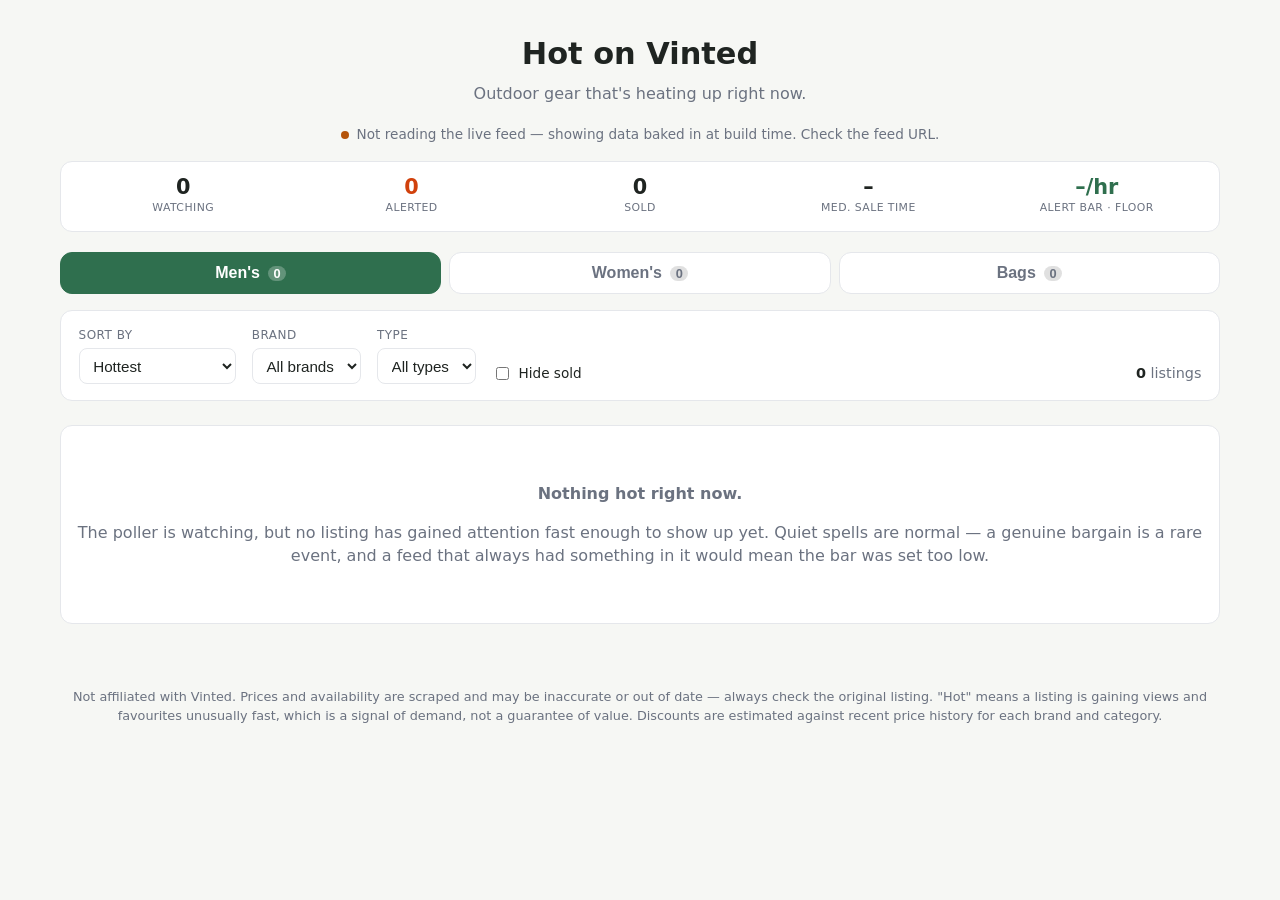
<file: docs/index.html>
<!DOCTYPE html>
<html lang="en">
<head>
  <meta charset="utf-8">
  <meta name="viewport" content="width=device-width, initial-scale=1">
  <title>Hot on Vinted · Outdoor Gear</title>
  <link rel="stylesheet" href="static/style.css">
</head>
<body>
  <header class="site-header">
    <h1>Hot on Vinted</h1>
    <p class="tagline">Outdoor gear that's heating up right now.</p>
  </header>

  <main>
    



<script type="application/json" id="feed-bootstrap">{"version":1,"generated_at":"2026-09-06T22:41:03+00:00","stale_fallback":true,"bar":{"favourites_per_hour":null,"adaptive":false,"sample_size":0},"counts":{"tracked":0,"alerted":0,"sold":0},"median_seconds_to_sell":null,"items":[]}</script>

<section class="status" id="status" data-feed-url="https://raw.githubusercontent.com/wackro/outdoor-gear-scraper/hot-feed/hot.json" data-refresh="60">
  <span class="status-dot" id="status-dot"></span>
  <span id="status-text">Loading the latest listings…</span>
</section>

<section class="stats" id="stats" hidden>
  <div class="stat">
    <span class="stat-value" id="stat-tracked">–</span>
    <span class="stat-label">watching</span>
  </div>
  <div class="stat">
    <span class="stat-value stat-hot" id="stat-alerted">–</span>
    <span class="stat-label">alerted</span>
  </div>
  <div class="stat">
    <span class="stat-value" id="stat-sold">–</span>
    <span class="stat-label">sold</span>
  </div>
  <div class="stat">
    <span class="stat-value" id="stat-median">–</span>
    <span class="stat-label">med. sale time</span>
  </div>
  
  <div class="stat stat-bar">
    <span class="stat-value" id="stat-bar">–</span>
    <span class="stat-label" id="stat-bar-label">alert bar</span>
  </div>
</section>

<section class="tabs" role="tablist">
  
  <button class="tab is-active" data-section="men" role="tab">
    Men&#39;s <span class="tab-count" data-count-for="men">0</span>
  </button>
  
  <button class="tab" data-section="women" role="tab">
    Women&#39;s <span class="tab-count" data-count-for="women">0</span>
  </button>
  
  <button class="tab" data-section="bags" role="tab">
    Bags <span class="tab-count" data-count-for="bags">0</span>
  </button>
  
</section>

<section class="controls">
  <div class="control">
    <label for="sort">Sort by</label>
    <select id="sort">
      <option value="heat">Hottest</option>
      <option value="likes">Likes per hour</option>
      <option value="recent">Just listed</option>
      <option value="discount">Biggest discount</option>
      <option value="price-asc">Price: low to high</option>
      <option value="price-desc">Price: high to low</option>
    </select>
  </div>
  <div class="control">
    <label for="brand">Brand</label>
    <select id="brand"><option value="">All brands</option></select>
  </div>
  <div class="control">
    <label for="type">Type</label>
    <select id="type"><option value="">All types</option></select>
  </div>
  <div class="control control-check">
    <label for="hide-sold">
      <input type="checkbox" id="hide-sold"> Hide sold
    </label>
  </div>
  <p class="count"><span id="visible-count">0</span> listings</p>
</section>

<section id="feed" class="deal-grid"></section>

<p id="empty-state" class="empty" hidden>Nothing matches those filters.</p>

<section id="cold-start" class="empty" hidden>
  <p><strong>Nothing hot right now.</strong></p>
  <p>
    The poller is watching, but no listing has gained attention fast enough to
    show up yet. Quiet spells are normal — a genuine bargain is a rare event, and
    a feed that always had something in it would mean the bar was set too low.
  </p>
</section>


  </main>

  <footer class="site-footer">
    <p class="disclaimer">
      Not affiliated with Vinted. Prices and availability are scraped and may be
      inaccurate or out of date — always check the original listing. "Hot" means a
      listing is gaining views and favourites unusually fast, which is a signal of
      demand, not a guarantee of value. Discounts are estimated against recent
      price history for each brand and category.
    </p>
  </footer>

  <script src="static/hot.js"></script>
</body>
</html>
</file>
<file: docs/static/style.css>
:root {
  --bg: #f6f7f4;
  --card-bg: #ffffff;
  --ink: #1f2421;
  --muted: #6b7280;
  --accent: #2f6f4e;
  --deal: #c2410c;
  --border: #e5e7eb;
  --radius: 12px;
  --input-bg: #ffffff;
  --image-bg: #eef0ec;
  --hot: #d1410c;          /* attention / heat */
  --sold: #9ca3af;
  --live: #16a34a;
  --warn: #b45309;
}

/* This gets read on a phone, often in the evening. */
@media (prefers-color-scheme: dark) {
  :root {
    --bg: #14171a;
    --card-bg: #1c2024;
    --ink: #e8eae7;
    --muted: #9aa3ab;
    --accent: #4ea87a;
    --deal: #f2703a;
    --border: #2c3238;
    --input-bg: #1c2024;
    --image-bg: #23282d;
    --hot: #f2703a;
    --sold: #6b7280;
    --live: #34d399;
    --warn: #fbbf24;
  }
}

* { box-sizing: border-box; }

body {
  margin: 0;
  font-family: system-ui, -apple-system, "Segoe UI", Roboto, sans-serif;
  color: var(--ink);
  background: var(--bg);
  line-height: 1.45;
}

.site-header {
  padding: 2rem 1.25rem 1.25rem;
  text-align: center;
}
.site-header h1 { margin: 0; font-size: 1.9rem; }
.tagline { margin: 0.35rem 0 0; color: var(--muted); }
.updated { margin: 0.25rem 0 0; color: var(--muted); font-size: 0.85rem; }

main { max-width: 1200px; margin: 0 auto; padding: 0 1.25rem 2.5rem; }

.tabs {
  display: flex;
  gap: 0.5rem;
  margin-bottom: 1rem;
}
.tab {
  flex: 1;
  padding: 0.7rem 1rem;
  font-size: 1rem;
  font-weight: 600;
  color: var(--muted);
  background: var(--card-bg);
  border: 1px solid var(--border);
  border-radius: var(--radius);
  cursor: pointer;
  transition: all 0.12s ease;
}
.tab.is-active {
  color: #fff;
  background: var(--accent);
  border-color: var(--accent);
}
.tab-count {
  display: inline-block;
  min-width: 1.4em;
  padding: 0 0.35em;
  margin-left: 0.3em;
  font-size: 0.8rem;
  border-radius: 999px;
  background: rgba(0, 0, 0, 0.12);
}
.tab.is-active .tab-count { background: rgba(255, 255, 255, 0.25); }

.controls {
  display: flex;
  flex-wrap: wrap;
  gap: 1rem;
  align-items: flex-end;
  padding: 1rem 1.1rem;
  margin-bottom: 1.5rem;
  background: var(--card-bg);
  border: 1px solid var(--border);
  border-radius: var(--radius);
}
.control { display: flex; flex-direction: column; gap: 0.25rem; }
.control label { font-size: 0.75rem; text-transform: uppercase; letter-spacing: 0.04em; color: var(--muted); }
.control select {
  padding: 0.45rem 0.6rem;
  border: 1px solid var(--border);
  border-radius: 8px;
  background: var(--input-bg);
  color: var(--ink);
  font-size: 0.95rem;
}
.count { margin: 0 0 0 auto; color: var(--muted); font-size: 0.9rem; }
.count #visible-count { color: var(--ink); font-weight: 600; }

.deal-grid {
  display: grid;
  grid-template-columns: repeat(auto-fill, minmax(220px, 1fr));
  gap: 1.1rem;
}

.card {
  background: var(--card-bg);
  border: 1px solid var(--border);
  border-radius: var(--radius);
  overflow: hidden;
  transition: transform 0.12s ease, box-shadow 0.12s ease;
}
.card:hover { transform: translateY(-3px); box-shadow: 0 8px 24px rgba(0,0,0,0.08); }
.card-link { text-decoration: none; color: inherit; display: block; }

.card-image { position: relative; aspect-ratio: 3 / 4; background: var(--image-bg); }
.card-image img { width: 100%; height: 100%; object-fit: cover; display: block; }
.no-image { display: grid; place-items: center; height: 100%; color: var(--muted); font-size: 0.85rem; }

.discount-badge {
  position: absolute;
  top: 0.6rem;
  left: 0.6rem;
  background: var(--deal);
  color: #fff;
  font-weight: 700;
  font-size: 0.85rem;
  padding: 0.2rem 0.5rem;
  border-radius: 999px;
}

.card-body { padding: 0.75rem 0.85rem 0.95rem; }
.card-brand { margin: 0; font-size: 0.75rem; text-transform: uppercase; letter-spacing: 0.04em; color: var(--accent); font-weight: 600; }
.card-title { margin: 0.15rem 0 0.4rem; font-size: 0.98rem; font-weight: 500; overflow: hidden; text-overflow: ellipsis; white-space: nowrap; }
.card-meta { margin: 0 0 0.5rem; font-size: 0.8rem; color: var(--muted); display: flex; gap: 0.5rem; flex-wrap: wrap; align-items: center; }
.card-meta .condition {
  padding: 0.05rem 0.4rem;
  font-size: 0.72rem;
  font-weight: 600;
  color: var(--accent);
  background: rgba(47, 111, 78, 0.1);
  border-radius: 999px;
}
.card-price { margin: 0; display: flex; align-items: baseline; gap: 0.5rem; flex-wrap: wrap; }
.card-price .price { font-size: 1.15rem; font-weight: 700; }
.card-price .baseline { font-size: 0.8rem; color: var(--muted); text-decoration: line-through; }

/* -- live status ---------------------------------------------------------- */

.status {
  display: flex;
  align-items: center;
  gap: 0.5rem;
  justify-content: center;
  margin-bottom: 1rem;
  font-size: 0.85rem;
  color: var(--muted);
}
.status-dot {
  width: 8px; height: 8px;
  border-radius: 50%;
  background: var(--muted);
  flex: none;
}
.status-dot.is-live { background: var(--live); box-shadow: 0 0 0 3px rgba(22,163,74,0.18); }
.status-dot.is-stale { background: var(--warn); }
.status-dot.is-error { background: var(--deal); }

/* -- headline numbers ----------------------------------------------------- */

.stats {
  display: grid;
  grid-template-columns: repeat(auto-fit, minmax(88px, 1fr));
  gap: 0.5rem;
  margin-bottom: 1.25rem;
  padding: 0.9rem 0.75rem;
  background: var(--card-bg);
  border: 1px solid var(--border);
  border-radius: var(--radius);
  text-align: center;
}
.stat { display: flex; flex-direction: column; gap: 0.1rem; min-width: 0; }
.stat-value { font-size: 1.3rem; font-weight: 700; line-height: 1.1; }
.stat-value.stat-hot { color: var(--hot); }
.stat-label {
  font-size: 0.68rem;
  text-transform: uppercase;
  letter-spacing: 0.04em;
  color: var(--muted);
}
.stat-bar .stat-value { color: var(--accent); }

/* -- heat ----------------------------------------------------------------- */

.heat-badge {
  position: absolute;
  top: 0.6rem;
  right: 0.6rem;
  background: var(--hot);
  color: #fff;
  font-weight: 700;
  font-size: 0.8rem;
  padding: 0.2rem 0.5rem;
  border-radius: 999px;
}
.heat-meter { height: 3px; background: var(--border); }
.heat-fill { display: block; height: 100%; background: var(--hot); }

.alert-badge, .sold-badge {
  position: absolute;
  bottom: 0.6rem;
  left: 0.6rem;
  font-weight: 700;
  font-size: 0.7rem;
  letter-spacing: 0.05em;
  padding: 0.2rem 0.5rem;
  border-radius: 999px;
  color: #fff;
}
.alert-badge { background: var(--hot); }
.sold-badge { background: rgba(17,17,17,0.82); }

.card.is-alerted { border-color: var(--hot); }
/* Sold listings stay visible on purpose: how fast something went is the
   clearest evidence the detector is finding real bargains. */
.card.is-sold { opacity: 0.55; }
.card.is-sold .card-image img { filter: grayscale(1); }
.card.is-sold:hover { transform: none; box-shadow: none; }

.card-signals { margin: 0.4rem 0 0; font-size: 0.78rem; color: var(--muted); }
.card-estimate { margin: 0.15rem 0 0; font-size: 0.7rem; color: var(--muted); font-style: italic; }
.card-meta .age { margin-left: auto; }

.control-check { justify-content: flex-end; }
.control-check label {
  display: flex;
  align-items: center;
  gap: 0.4rem;
  font-size: 0.85rem;
  text-transform: none;
  letter-spacing: 0;
  color: var(--ink);
  cursor: pointer;
}

.empty {
  text-align: center;
  color: var(--muted);
  padding: 2.5rem 1rem;
  background: var(--card-bg);
  border: 1px solid var(--border);
  border-radius: var(--radius);
}

.site-footer { max-width: 1200px; margin: 0 auto; padding: 1.5rem 1.25rem 3rem; }
.disclaimer { font-size: 0.8rem; color: var(--muted); text-align: center; margin: 0; }

@media (max-width: 520px) {
  .controls { flex-direction: column; align-items: stretch; }
  .count { margin: 0; }
  .site-header { padding: 1.25rem 1rem 0.75rem; }
  .site-header h1 { font-size: 1.5rem; }
  main { padding: 0 0.85rem 2rem; }
  /* Two columns rather than one: on a phone this is a scanning surface, and
     halving the scroll length matters more than image size. */
  .deal-grid { grid-template-columns: repeat(2, 1fr); gap: 0.7rem; }
  .card-title { font-size: 0.9rem; }
  .card-price .price { font-size: 1rem; }
  .stat-value { font-size: 1.1rem; }
  .stats { grid-template-columns: repeat(3, 1fr); }
  .stat-label { font-size: 0.62rem; }
  .tab { padding: 0.55rem 0.5rem; font-size: 0.9rem; }
}
</file>
